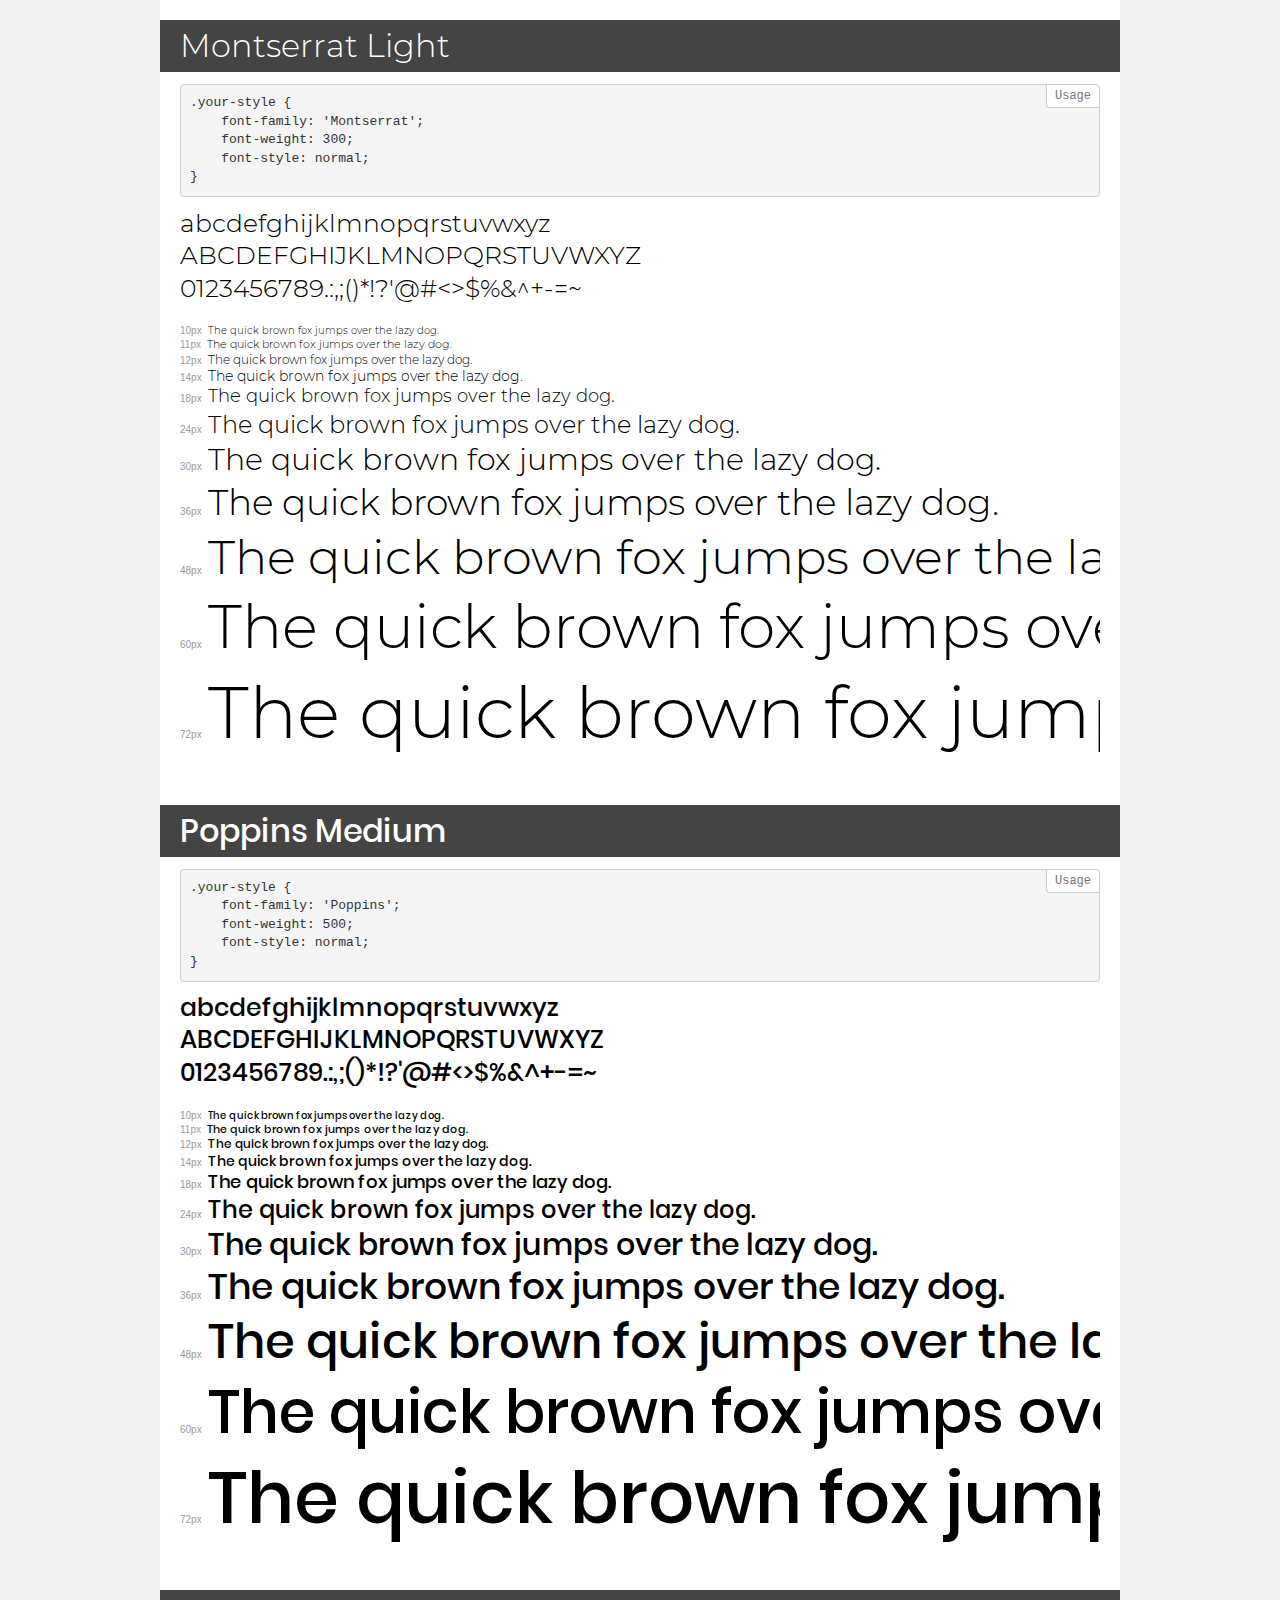
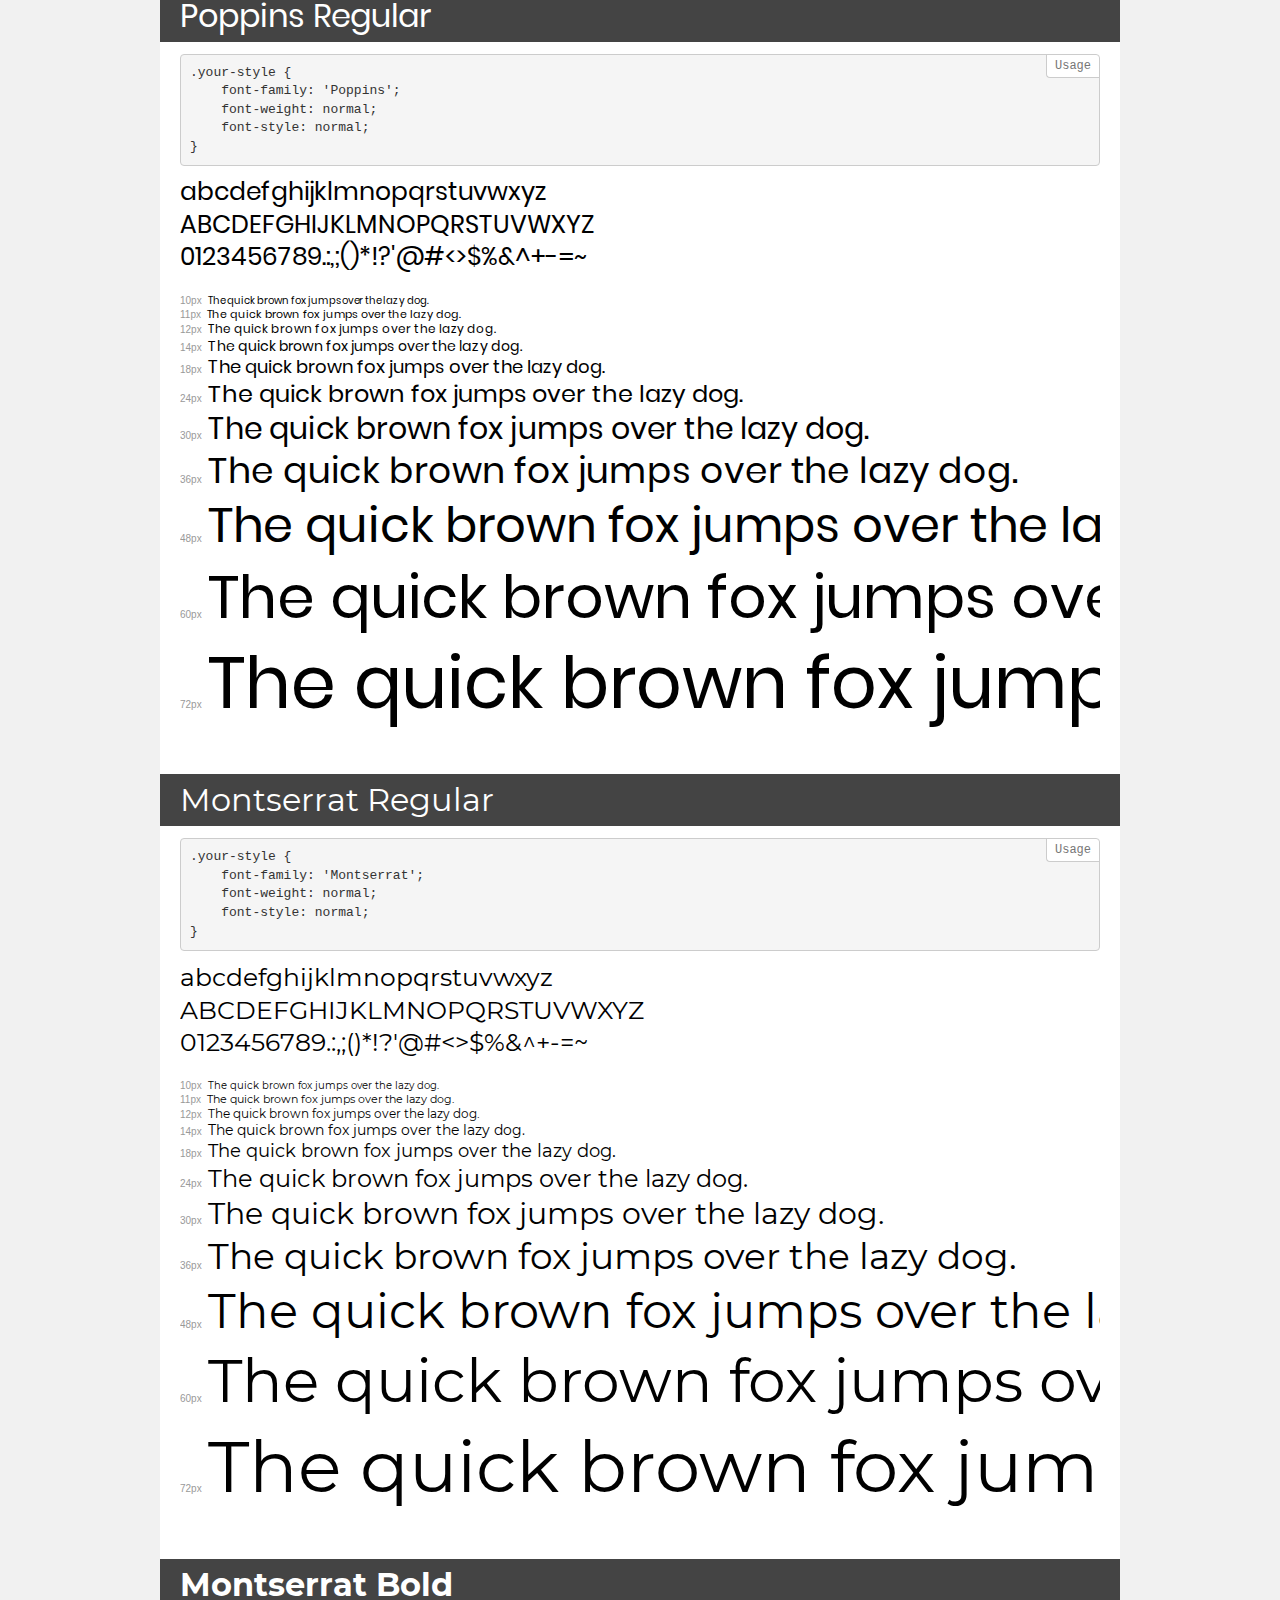
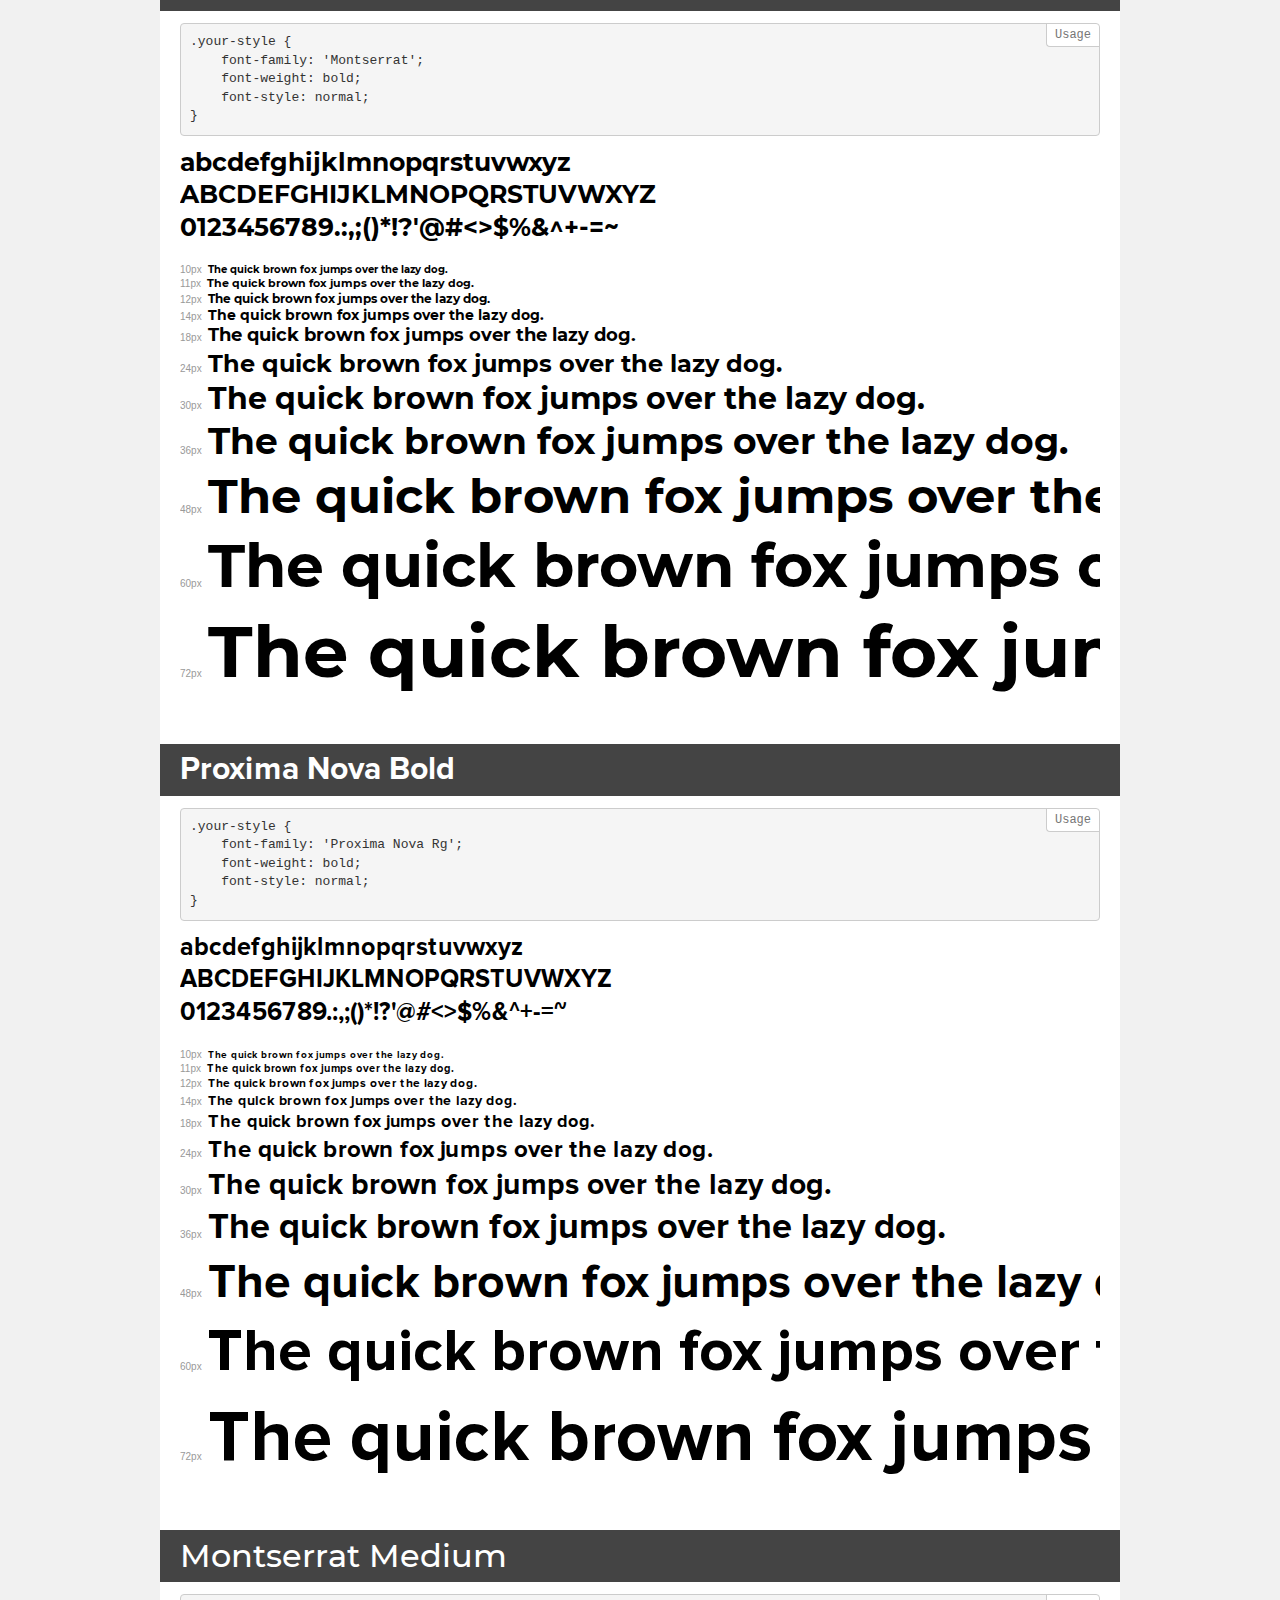
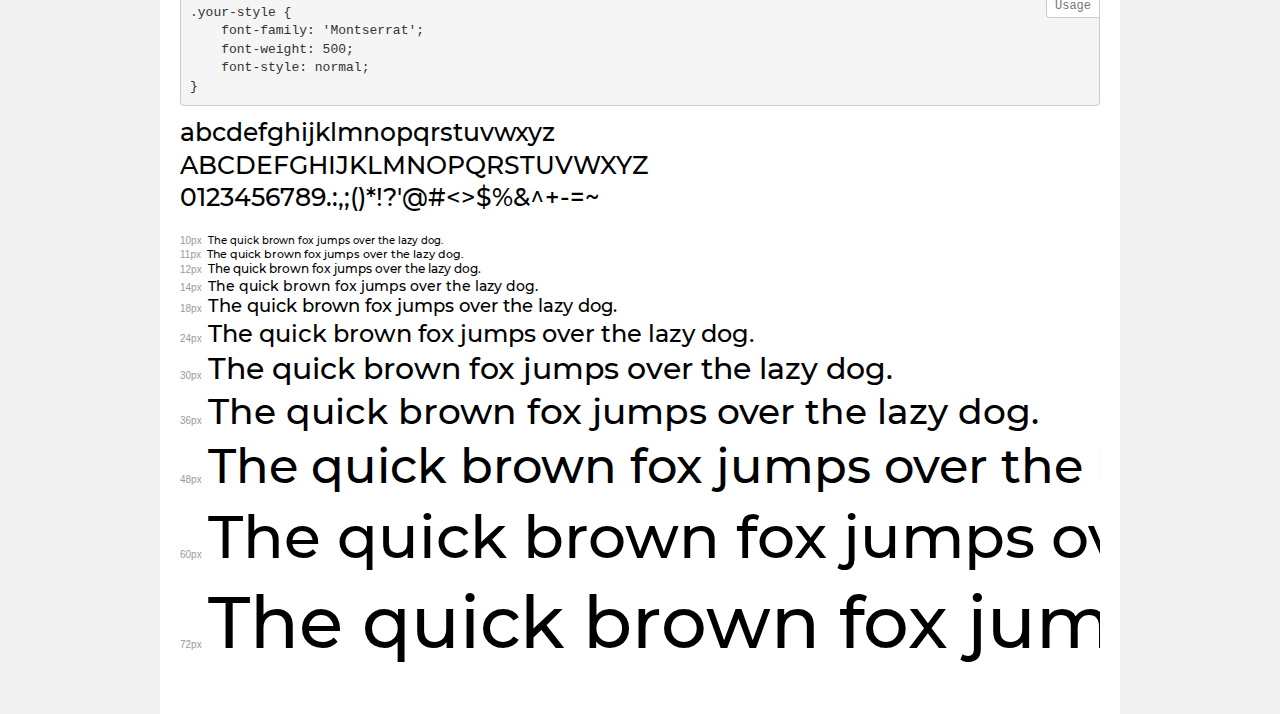
<file: fonts/demo.html>
<!DOCTYPE html>
<html>
<head>
    <meta charset="utf-8">
    <meta http-equiv="X-UA-Compatible" content="IE=edge">
    <meta name="viewport" content="width=device-width, initial-scale=1">
    <meta name="robots" content="noindex, noarchive">
    <meta name="format-detection" content="telephone=no">
    <title>Transfonter demo</title>
    <link href="stylesheet.css" rel="stylesheet">
    <style>
        /*
        http://meyerweb.com/eric/tools/css/reset/
        v2.0 | 20110126
        License: none (public domain)
        */
        html, body, div, span, applet, object, iframe,
        h1, h2, h3, h4, h5, h6, p, blockquote, pre,
        a, abbr, acronym, address, big, cite, code,
        del, dfn, em, img, ins, kbd, q, s, samp,
        small, strike, strong, sub, sup, tt, var,
        b, u, i, center,
        dl, dt, dd, ol, ul, li,
        fieldset, form, label, legend,
        table, caption, tbody, tfoot, thead, tr, th, td,
        article, aside, canvas, details, embed,
        figure, figcaption, footer, header, hgroup,
        menu, nav, output, ruby, section, summary,
        time, mark, audio, video {
            margin: 0;
            padding: 0;
            border: 0;
            font-size: 100%;
            font: inherit;
            vertical-align: baseline;
        }
        /* HTML5 display-role reset for older browsers */
        article, aside, details, figcaption, figure,
        footer, header, hgroup, menu, nav, section {
            display: block;
        }
        body {
            line-height: 1;
        }
        ol, ul {
            list-style: none;
        }
        blockquote, q {
            quotes: none;
        }
        blockquote:before, blockquote:after,
        q:before, q:after {
            content: '';
            content: none;
        }
        table {
            border-collapse: collapse;
            border-spacing: 0;
        }
        /* common styles */
        body {
            background: #f1f1f1;
            color: #000;
        }
        .page {
            background: #fff;
            width: 920px;
            margin: 0 auto;
            padding: 20px 20px 0 20px;
            overflow: hidden;
        }
        .font-container {
            overflow-x: auto;
            overflow-y: hidden;
            margin-bottom: 40px;
            line-height: 1.3;
            white-space: nowrap;
            padding-bottom: 5px;
        }
        h1 {
            position: relative;
            background: #444;
            font-size: 32px;
            color: #fff;
            padding: 10px 20px;
            margin: 0 -20px 12px -20px;
        }
        .letters {
            font-size: 25px;
            margin-bottom: 20px;
        }
        .s10:before {
            content: '10px';
        }
        .s11:before {
            content: '11px';
        }
        .s12:before {
            content: '12px';
        }
        .s14:before {
            content: '14px';
        }
        .s18:before {
            content: '18px';
        }
        .s24:before {
            content: '24px';
        }
        .s30:before {
            content: '30px';
        }
        .s36:before {
            content: '36px';
        }
        .s48:before {
            content: '48px';
        }
        .s60:before {
            content: '60px';
        }
        .s72:before {
            content: '72px';
        }
        .s10:before, .s11:before, .s12:before, .s14:before,
        .s18:before, .s24:before, .s30:before, .s36:before,
        .s48:before, .s60:before, .s72:before {
            font-family: Arial, sans-serif;
            font-size: 10px;
            font-weight: normal;
            font-style: normal;
            color: #999;
            padding-right: 6px;
        }
        pre {
            display: block;
            position: relative;
            padding: 9px;
            margin: 0 0 10px;
            font-family: Monaco, Menlo, Consolas, "Courier New", monospace !important;
            font-size: 13px;
            line-height: 1.428571429;
            color: #333;
            font-weight: normal !important;
            font-style: normal !important;
            background-color: #f5f5f5;
            border: 1px solid #ccc;
            overflow-x: auto;
            border-radius: 4px;
        }
        pre:after {
            display: block;
            position: absolute;
            right: 0;
            top: 0;
            content: 'Usage';
            line-height: 1;
            padding: 5px 8px;
            font-size: 12px;
            color: #767676;
            background-color: #fff;
            border: 1px solid #ccc;
            border-right: none;
            border-top: none;
            border-radius: 0 4px 0 4px;
            z-index: 10;
        }
        /* responsive */
        @media (max-width: 959px) {
            .page {
                width: auto;
                margin: 0;
            }
        }
    </style>
</head>
<body>
<div class="page">
    <div class="demo" style="font-family: 'Montserrat'; font-weight: 300; font-style: normal;">
        <h1>Montserrat Light</h1>
        <pre>.your-style {
    font-family: 'Montserrat';
    font-weight: 300;
    font-style: normal;
}</pre>
        <div class="font-container">
            <p class="letters">
                abcdefghijklmnopqrstuvwxyz<br>
ABCDEFGHIJKLMNOPQRSTUVWXYZ<br>
                0123456789.:,;()*!?'@#<>$%&^+-=~
            </p>
            <p class="s10" style="font-size: 10px;">The quick brown fox jumps over the lazy dog.</p>
            <p class="s11" style="font-size: 11px;">The quick brown fox jumps over the lazy dog.</p>
            <p class="s12" style="font-size: 12px;">The quick brown fox jumps over the lazy dog.</p>
            <p class="s14" style="font-size: 14px;">The quick brown fox jumps over the lazy dog.</p>
            <p class="s18" style="font-size: 18px;">The quick brown fox jumps over the lazy dog.</p>
            <p class="s24" style="font-size: 24px;">The quick brown fox jumps over the lazy dog.</p>
            <p class="s30" style="font-size: 30px;">The quick brown fox jumps over the lazy dog.</p>
            <p class="s36" style="font-size: 36px;">The quick brown fox jumps over the lazy dog.</p>
            <p class="s48" style="font-size: 48px;">The quick brown fox jumps over the lazy dog.</p>
            <p class="s60" style="font-size: 60px;">The quick brown fox jumps over the lazy dog.</p>
            <p class="s72" style="font-size: 72px;">The quick brown fox jumps over the lazy dog.</p>
        </div>
    </div>
    <div class="demo" style="font-family: 'Poppins'; font-weight: 500; font-style: normal;">
        <h1>Poppins Medium</h1>
        <pre>.your-style {
    font-family: 'Poppins';
    font-weight: 500;
    font-style: normal;
}</pre>
        <div class="font-container">
            <p class="letters">
                abcdefghijklmnopqrstuvwxyz<br>
ABCDEFGHIJKLMNOPQRSTUVWXYZ<br>
                0123456789.:,;()*!?'@#<>$%&^+-=~
            </p>
            <p class="s10" style="font-size: 10px;">The quick brown fox jumps over the lazy dog.</p>
            <p class="s11" style="font-size: 11px;">The quick brown fox jumps over the lazy dog.</p>
            <p class="s12" style="font-size: 12px;">The quick brown fox jumps over the lazy dog.</p>
            <p class="s14" style="font-size: 14px;">The quick brown fox jumps over the lazy dog.</p>
            <p class="s18" style="font-size: 18px;">The quick brown fox jumps over the lazy dog.</p>
            <p class="s24" style="font-size: 24px;">The quick brown fox jumps over the lazy dog.</p>
            <p class="s30" style="font-size: 30px;">The quick brown fox jumps over the lazy dog.</p>
            <p class="s36" style="font-size: 36px;">The quick brown fox jumps over the lazy dog.</p>
            <p class="s48" style="font-size: 48px;">The quick brown fox jumps over the lazy dog.</p>
            <p class="s60" style="font-size: 60px;">The quick brown fox jumps over the lazy dog.</p>
            <p class="s72" style="font-size: 72px;">The quick brown fox jumps over the lazy dog.</p>
        </div>
    </div>
    <div class="demo" style="font-family: 'Poppins'; font-weight: normal; font-style: normal;">
        <h1>Poppins Regular</h1>
        <pre>.your-style {
    font-family: 'Poppins';
    font-weight: normal;
    font-style: normal;
}</pre>
        <div class="font-container">
            <p class="letters">
                abcdefghijklmnopqrstuvwxyz<br>
ABCDEFGHIJKLMNOPQRSTUVWXYZ<br>
                0123456789.:,;()*!?'@#<>$%&^+-=~
            </p>
            <p class="s10" style="font-size: 10px;">The quick brown fox jumps over the lazy dog.</p>
            <p class="s11" style="font-size: 11px;">The quick brown fox jumps over the lazy dog.</p>
            <p class="s12" style="font-size: 12px;">The quick brown fox jumps over the lazy dog.</p>
            <p class="s14" style="font-size: 14px;">The quick brown fox jumps over the lazy dog.</p>
            <p class="s18" style="font-size: 18px;">The quick brown fox jumps over the lazy dog.</p>
            <p class="s24" style="font-size: 24px;">The quick brown fox jumps over the lazy dog.</p>
            <p class="s30" style="font-size: 30px;">The quick brown fox jumps over the lazy dog.</p>
            <p class="s36" style="font-size: 36px;">The quick brown fox jumps over the lazy dog.</p>
            <p class="s48" style="font-size: 48px;">The quick brown fox jumps over the lazy dog.</p>
            <p class="s60" style="font-size: 60px;">The quick brown fox jumps over the lazy dog.</p>
            <p class="s72" style="font-size: 72px;">The quick brown fox jumps over the lazy dog.</p>
        </div>
    </div>
    <div class="demo" style="font-family: 'Montserrat'; font-weight: normal; font-style: normal;">
        <h1>Montserrat Regular</h1>
        <pre>.your-style {
    font-family: 'Montserrat';
    font-weight: normal;
    font-style: normal;
}</pre>
        <div class="font-container">
            <p class="letters">
                abcdefghijklmnopqrstuvwxyz<br>
ABCDEFGHIJKLMNOPQRSTUVWXYZ<br>
                0123456789.:,;()*!?'@#<>$%&^+-=~
            </p>
            <p class="s10" style="font-size: 10px;">The quick brown fox jumps over the lazy dog.</p>
            <p class="s11" style="font-size: 11px;">The quick brown fox jumps over the lazy dog.</p>
            <p class="s12" style="font-size: 12px;">The quick brown fox jumps over the lazy dog.</p>
            <p class="s14" style="font-size: 14px;">The quick brown fox jumps over the lazy dog.</p>
            <p class="s18" style="font-size: 18px;">The quick brown fox jumps over the lazy dog.</p>
            <p class="s24" style="font-size: 24px;">The quick brown fox jumps over the lazy dog.</p>
            <p class="s30" style="font-size: 30px;">The quick brown fox jumps over the lazy dog.</p>
            <p class="s36" style="font-size: 36px;">The quick brown fox jumps over the lazy dog.</p>
            <p class="s48" style="font-size: 48px;">The quick brown fox jumps over the lazy dog.</p>
            <p class="s60" style="font-size: 60px;">The quick brown fox jumps over the lazy dog.</p>
            <p class="s72" style="font-size: 72px;">The quick brown fox jumps over the lazy dog.</p>
        </div>
    </div>
    <div class="demo" style="font-family: 'Montserrat'; font-weight: bold; font-style: normal;">
        <h1>Montserrat Bold</h1>
        <pre>.your-style {
    font-family: 'Montserrat';
    font-weight: bold;
    font-style: normal;
}</pre>
        <div class="font-container">
            <p class="letters">
                abcdefghijklmnopqrstuvwxyz<br>
ABCDEFGHIJKLMNOPQRSTUVWXYZ<br>
                0123456789.:,;()*!?'@#<>$%&^+-=~
            </p>
            <p class="s10" style="font-size: 10px;">The quick brown fox jumps over the lazy dog.</p>
            <p class="s11" style="font-size: 11px;">The quick brown fox jumps over the lazy dog.</p>
            <p class="s12" style="font-size: 12px;">The quick brown fox jumps over the lazy dog.</p>
            <p class="s14" style="font-size: 14px;">The quick brown fox jumps over the lazy dog.</p>
            <p class="s18" style="font-size: 18px;">The quick brown fox jumps over the lazy dog.</p>
            <p class="s24" style="font-size: 24px;">The quick brown fox jumps over the lazy dog.</p>
            <p class="s30" style="font-size: 30px;">The quick brown fox jumps over the lazy dog.</p>
            <p class="s36" style="font-size: 36px;">The quick brown fox jumps over the lazy dog.</p>
            <p class="s48" style="font-size: 48px;">The quick brown fox jumps over the lazy dog.</p>
            <p class="s60" style="font-size: 60px;">The quick brown fox jumps over the lazy dog.</p>
            <p class="s72" style="font-size: 72px;">The quick brown fox jumps over the lazy dog.</p>
        </div>
    </div>
    <div class="demo" style="font-family: 'Proxima Nova Rg'; font-weight: bold; font-style: normal;">
        <h1>Proxima Nova Bold</h1>
        <pre>.your-style {
    font-family: 'Proxima Nova Rg';
    font-weight: bold;
    font-style: normal;
}</pre>
        <div class="font-container">
            <p class="letters">
                abcdefghijklmnopqrstuvwxyz<br>
ABCDEFGHIJKLMNOPQRSTUVWXYZ<br>
                0123456789.:,;()*!?'@#<>$%&^+-=~
            </p>
            <p class="s10" style="font-size: 10px;">The quick brown fox jumps over the lazy dog.</p>
            <p class="s11" style="font-size: 11px;">The quick brown fox jumps over the lazy dog.</p>
            <p class="s12" style="font-size: 12px;">The quick brown fox jumps over the lazy dog.</p>
            <p class="s14" style="font-size: 14px;">The quick brown fox jumps over the lazy dog.</p>
            <p class="s18" style="font-size: 18px;">The quick brown fox jumps over the lazy dog.</p>
            <p class="s24" style="font-size: 24px;">The quick brown fox jumps over the lazy dog.</p>
            <p class="s30" style="font-size: 30px;">The quick brown fox jumps over the lazy dog.</p>
            <p class="s36" style="font-size: 36px;">The quick brown fox jumps over the lazy dog.</p>
            <p class="s48" style="font-size: 48px;">The quick brown fox jumps over the lazy dog.</p>
            <p class="s60" style="font-size: 60px;">The quick brown fox jumps over the lazy dog.</p>
            <p class="s72" style="font-size: 72px;">The quick brown fox jumps over the lazy dog.</p>
        </div>
    </div>
    <div class="demo" style="font-family: 'Montserrat'; font-weight: 500; font-style: normal;">
        <h1>Montserrat Medium</h1>
        <pre>.your-style {
    font-family: 'Montserrat';
    font-weight: 500;
    font-style: normal;
}</pre>
        <div class="font-container">
            <p class="letters">
                abcdefghijklmnopqrstuvwxyz<br>
ABCDEFGHIJKLMNOPQRSTUVWXYZ<br>
                0123456789.:,;()*!?'@#<>$%&^+-=~
            </p>
            <p class="s10" style="font-size: 10px;">The quick brown fox jumps over the lazy dog.</p>
            <p class="s11" style="font-size: 11px;">The quick brown fox jumps over the lazy dog.</p>
            <p class="s12" style="font-size: 12px;">The quick brown fox jumps over the lazy dog.</p>
            <p class="s14" style="font-size: 14px;">The quick brown fox jumps over the lazy dog.</p>
            <p class="s18" style="font-size: 18px;">The quick brown fox jumps over the lazy dog.</p>
            <p class="s24" style="font-size: 24px;">The quick brown fox jumps over the lazy dog.</p>
            <p class="s30" style="font-size: 30px;">The quick brown fox jumps over the lazy dog.</p>
            <p class="s36" style="font-size: 36px;">The quick brown fox jumps over the lazy dog.</p>
            <p class="s48" style="font-size: 48px;">The quick brown fox jumps over the lazy dog.</p>
            <p class="s60" style="font-size: 60px;">The quick brown fox jumps over the lazy dog.</p>
            <p class="s72" style="font-size: 72px;">The quick brown fox jumps over the lazy dog.</p>
        </div>
    </div>
</div>
</body>
</html>
</file>
<file: fonts/stylesheet.css>
@font-face {
    font-family: 'Montserrat';
    src: url('Montserrat-Light.eot');
    src: url('Montserrat-Light.eot?#iefix') format('embedded-opentype'),
        url('Montserrat-Light.woff2') format('woff2'),
        url('Montserrat-Light.woff') format('woff'),
        url('Montserrat-Light.ttf') format('truetype'),
        url('Montserrat-Light.svg#Montserrat-Light') format('svg');
    font-weight: 300;
    font-style: normal;
}

@font-face {
    font-family: 'Poppins';
    src: url('Poppins-Medium.eot');
    src: url('Poppins-Medium.eot?#iefix') format('embedded-opentype'),
        url('Poppins-Medium.woff2') format('woff2'),
        url('Poppins-Medium.woff') format('woff'),
        url('Poppins-Medium.ttf') format('truetype'),
        url('Poppins-Medium.svg#Poppins-Medium') format('svg');
    font-weight: 500;
    font-style: normal;
}

@font-face {
    font-family: 'Poppins';
    src: url('Poppins-Regular.eot');
    src: url('Poppins-Regular.eot?#iefix') format('embedded-opentype'),
        url('Poppins-Regular.woff2') format('woff2'),
        url('Poppins-Regular.woff') format('woff'),
        url('Poppins-Regular.ttf') format('truetype'),
        url('Poppins-Regular.svg#Poppins-Regular') format('svg');
    font-weight: normal;
    font-style: normal;
}

@font-face {
    font-family: 'Montserrat';
    src: url('Montserrat-Regular.eot');
    src: url('Montserrat-Regular.eot?#iefix') format('embedded-opentype'),
        url('Montserrat-Regular.woff2') format('woff2'),
        url('Montserrat-Regular.woff') format('woff'),
        url('Montserrat-Regular.ttf') format('truetype'),
        url('Montserrat-Regular.svg#Montserrat-Regular') format('svg');
    font-weight: normal;
    font-style: normal;
}

@font-face {
    font-family: 'Montserrat';
    src: url('Montserrat-Bold.eot');
    src: url('Montserrat-Bold.eot?#iefix') format('embedded-opentype'),
        url('Montserrat-Bold.woff2') format('woff2'),
        url('Montserrat-Bold.woff') format('woff'),
        url('Montserrat-Bold.ttf') format('truetype'),
        url('Montserrat-Bold.svg#Montserrat-Bold') format('svg');
    font-weight: bold;
    font-style: normal;
}

@font-face {
    font-family: 'Proxima Nova Rg';
    src: url('ProximaNova-Bold.eot');
    src: url('ProximaNova-Bold.eot?#iefix') format('embedded-opentype'),
        url('ProximaNova-Bold.woff2') format('woff2'),
        url('ProximaNova-Bold.woff') format('woff'),
        url('ProximaNova-Bold.ttf') format('truetype'),
        url('ProximaNova-Bold.svg#ProximaNova-Bold') format('svg');
    font-weight: bold;
    font-style: normal;
}

@font-face {
    font-family: 'Montserrat';
    src: url('Montserrat-Medium.eot');
    src: url('Montserrat-Medium.eot?#iefix') format('embedded-opentype'),
        url('Montserrat-Medium.woff2') format('woff2'),
        url('Montserrat-Medium.woff') format('woff'),
        url('Montserrat-Medium.ttf') format('truetype'),
        url('Montserrat-Medium.svg#Montserrat-Medium') format('svg');
    font-weight: 500;
    font-style: normal;
}
</file>
